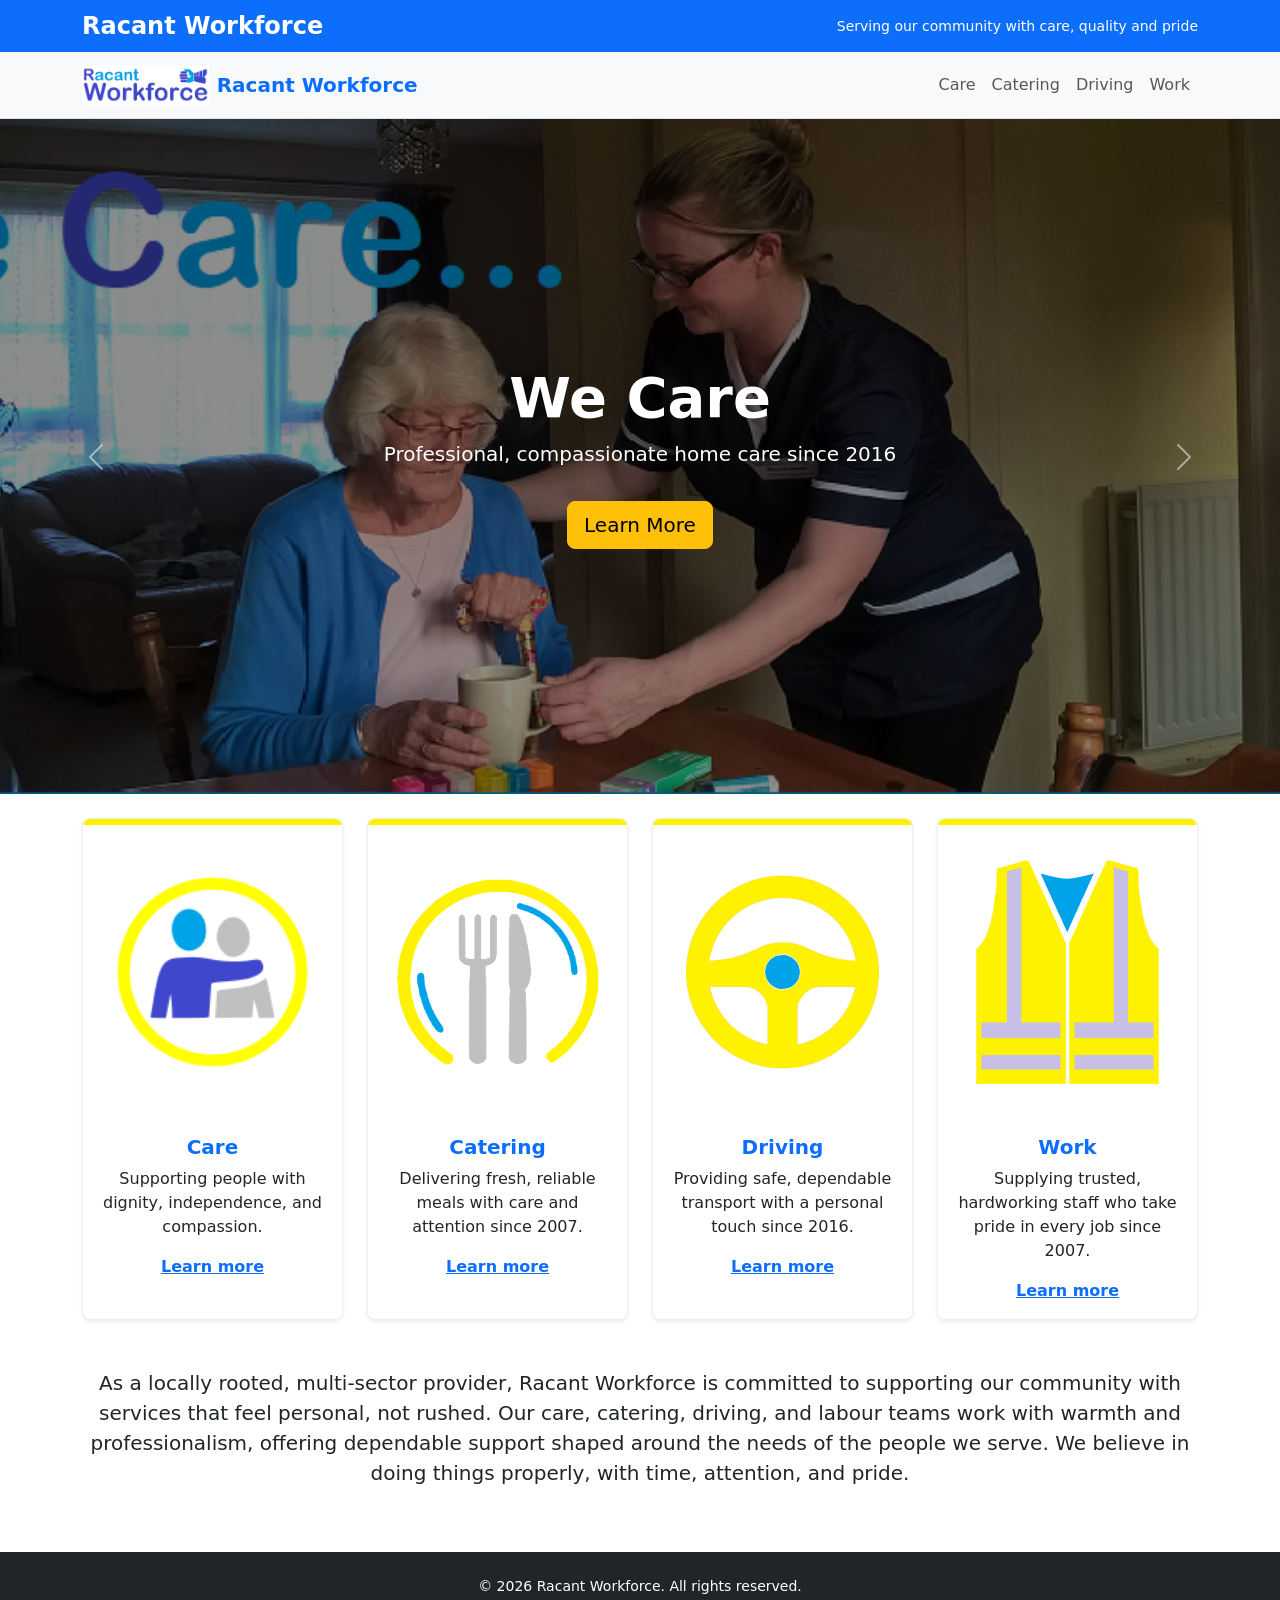
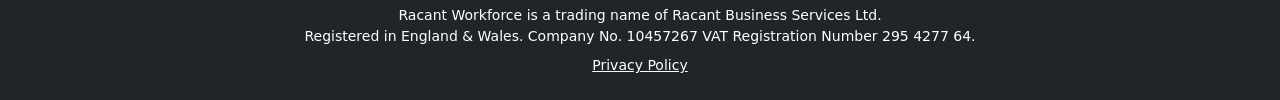
<file: app/index.html>
<!DOCTYPE html>
<!-- force full redeploy v2.0 -->
<html lang="en">
<head>
    <meta charset="UTF-8">
    <meta name="viewport" content="width=device-width, initial-scale=1.0">
    <title>Racant Workforce</title>
    <link rel="stylesheet" href="css/bootstrap.min.css">
    <link rel="stylesheet" href="css/site.css">
</head>

<body>

    <!-- Header -->
    <header class="bg-primary text-white py-2">
        <div class="container d-flex justify-content-between align-items-center">
            <div class="fw-bold fs-4">Racant Workforce</div>
            <div class="small">Serving our community with care, quality and pride</div>
        </div>
    </header>

<!-- Navigation -->
<nav class="navbar navbar-expand-lg navbar-light bg-light border-bottom">
    <div class="container">

        <a class="navbar-brand d-flex align-items-center" href="index.html">
            <img src="images/icons/Gauntlet-Logo.svg" 
                 alt="Racant Logo" 
                 style="height:40px;" 
                 class="me-2">
            <span class="fw-bold text-primary">Racant Workforce</span>
        </a>

        <button class="navbar-toggler" type="button" data-bs-toggle="collapse" data-bs-target="#mainNav">
            <span class="navbar-toggler-icon"></span>
        </button>

        <div class="collapse navbar-collapse" id="mainNav">
            <ul class="navbar-nav ms-auto mb-2 mb-lg-0">
                <li class="nav-item"><a class="nav-link" href="care/">Care</a></li>
                <li class="nav-item"><a class="nav-link" href="catering/">Catering</a></li>
                <li class="nav-item"><a class="nav-link" href="driving/">Driving</a></li>
                <li class="nav-item"><a class="nav-link" href="work/">Work</a></li>
            </ul>
        </div>

    </div>
</nav>

    <!-- Hero Carousel -->
    <div id="heroCarousel" class="carousel slide" data-bs-ride="carousel">
        <div class="carousel-inner">

            <!-- Slide 1 -->
            <div class="carousel-item active">
                <div class="carousel-image-wrapper">
                    <img src="images/Hero-We Care.png" class="d-block w-100" alt="We Care">
                    <div class="carousel-overlay"></div>
                </div>
                <div class="carousel-caption d-flex flex-column justify-content-center align-items-center">
                    <h1 class="display-4 fw-bold text-white">We Care</h1>
                    <p class="lead text-white">Professional, compassionate home care since 2016</p>
                    <a href="care/" class="btn btn-warning btn-lg mt-3">Learn More</a>
                </div>
            </div>

            <!-- Slide 2 -->
            <div class="carousel-item">
                <div class="carousel-image-wrapper">
                    <img src="images/Hero-We Cater.png" class="d-block w-100" alt="We Cater">
                    <div class="carousel-overlay"></div>
                </div>
                <div class="carousel-caption d-flex flex-column justify-content-center align-items-center">
                    <h1 class="display-4 fw-bold text-white">We Cater</h1>
                    <p class="lead text-white">Reliable, high-quality catering services since 2007</p>
                    <a href="catering/" class="btn btn-warning btn-lg mt-3">Learn More</a>
                </div>
            </div>

            <!-- Slide 3 -->
            <div class="carousel-item">
                <div class="carousel-image-wrapper">
                    <img src="images/Hero-We Drive.png" class="d-block w-100" alt="We Drive">
                    <div class="carousel-overlay"></div>
                </div>
                <div class="carousel-caption d-flex flex-column justify-content-center align-items-center">
                    <h1 class="display-4 fw-bold text-white">We Drive</h1>
                    <p class="lead text-white">Professional, dependable driving services since 2016</p>
                    <a href="driving/" class="btn btn-warning btn-lg mt-3">Learn More</a>
                </div>
            </div>

            <!-- Slide 4 -->
            <div class="carousel-item">
                <div class="carousel-image-wrapper">
                    <img src="images/Hero-We Work.png" class="d-block w-100" alt="We Work">
                    <div class="carousel-overlay"></div>
                </div>
                <div class="carousel-caption d-flex flex-column justify-content-center align-items-center">
                    <h1 class="display-4 fw-bold text-white">We Work</h1>
                    <p class="lead text-white">Trusted labour and staffing solutions since 2007</p>
                    <a href="work/" class="btn btn-warning btn-lg mt-3">Learn More</a>
                </div>
            </div>

        </div>

        <button class="carousel-control-prev" type="button" data-bs-target="#heroCarousel" data-bs-slide="prev">
            <span class="carousel-control-prev-icon"></span>
        </button>
        <button class="carousel-control-next" type="button" data-bs-target="#heroCarousel" data-bs-slide="next">
            <span class="carousel-control-next-icon"></span>
        </button>
    </div>

    <div class="my-4"></div>

    <!-- Sector Cards -->
    <div class="container">
        <div class="row g-4 text-center">

            <div class="col-12 col-md-3">
                <div class="card h-100 shadow-sm sector-card">
                    <div class="sector-top-border"></div>
                    <img src="images/icons/Care-Icon.png" class="card-img-top p-4" alt="Care Icon">
                    <div class="card-body">
                        <h5 class="card-title text-primary fw-bold">Care</h5>
                        <p class="card-text">Supporting people with dignity, independence, and compassion.</p>
                        <a href="care/" class="stretched-link text-primary fw-semibold">Learn more</a>
                    </div>
                </div>
            </div>

            <div class="col-12 col-md-3">
                <div class="card h-100 shadow-sm sector-card">
                    <div class="sector-top-border"></div>
                    <img src="images/icons/Cater-Icon.png" class="card-img-top p-4" alt="Catering Icon">
                    <div class="card-body">
                        <h5 class="card-title text-primary fw-bold">Catering</h5>
                        <p class="card-text">Delivering fresh, reliable meals with care and attention since 2007.</p>
                        <a href="catering/" class="stretched-link text-primary fw-semibold">Learn more</a>
                    </div>
                </div>
            </div>

            <div class="col-12 col-md-3">
                <div class="card h-100 shadow-sm sector-card">
                    <div class="sector-top-border"></div>
                    <img src="images/icons/Drive-Icon.png" class="card-img-top p-4" alt="Driving Icon">
                    <div class="card-body">
                        <h5 class="card-title text-primary fw-bold">Driving</h5>
                        <p class="card-text">Providing safe, dependable transport with a personal touch since 2016.</p>
                        <a href="driving/" class="stretched-link text-primary fw-semibold">Learn more</a>
                    </div>
                </div>
            </div>

            <div class="col-12 col-md-3">
                <div class="card h-100 shadow-sm sector-card">
                    <div class="sector-top-border"></div>
                    <img src="images/icons/Work-Icon.png" class="card-img-top p-4" alt="Work Icon">
                    <div class="card-body">
                        <h5 class="card-title text-primary fw-bold">Work</h5>
                        <p class="card-text">Supplying trusted, hardworking staff who take pride in every job since 2007.</p>
                        <a href="work/" class="stretched-link text-primary fw-semibold">Learn more</a>
                    </div>
                </div>
            </div>

        </div>
    </div>

    <!-- Introduction -->
    <div class="container my-5">
        <div class="row">
            <div class="col-12 text-center">
                <p class="lead">
                    As a locally rooted, multi-sector provider, Racant Workforce is committed to supporting our community with services that feel personal, not rushed. Our care, catering, driving, and labour teams work with warmth and professionalism, offering dependable support shaped around the needs of the people we serve. We believe in doing things properly, with time, attention, and pride.
                </p>
            </div>
        </div>
    </div>

    <!-- Footer -->
    <footer class="bg-dark text-white py-4 mt-5">
        <div class="container text-center small">
            <div>© 2026 Racant Workforce. All rights reserved.</div>
            <div class="mt-2">Racant Workforce is a trading name of Racant Business Services Ltd.</div>
            <div>Registered in England & Wales. Company No. 10457267 VAT Registration Number 295 4277 64.</div>
            <div class="mt-2"><a href="privacy/" class="text-white text-decoration-underline">Privacy Policy</a></div>
        </div>
    </footer>

    <script src="js/bootstrap.bundle.min.js"></script>
</body>

</html>
</file>
<file: app/css/site.css>
/* Homepage Carousel */
.carousel-image-wrapper {
    position: relative;
    height: 75vh;
    overflow: hidden;
}

.carousel-image-wrapper img {
    object-fit: cover;
    height: 100%;
    width: 100%;
}

.carousel-overlay {
    position: absolute;
    top: 0;
    left: 0;
    width: 100%;
    height: 100%;
    background: rgba(0,0,0,0.45);
}

.carousel-caption {
    bottom: 0;
    top: 0;
}

/* Sector Cards */
.sector-card {
    border: 1px solid #eee;
    border-radius: 8px;
    overflow: hidden;
}

.sector-top-border {
    height: 6px;
    background-color: #FFF200; /* Racant yellow */
}

/* Sector Page Hero Section */
.hero-section {
    position: relative;
    width: 100%;
    height: 60vh;
    overflow: hidden;
}

.hero-image {
    width: 100%;
    height: 100%;
    object-fit: cover;
    object-position: center;
    display: block;
}

.hero-overlay {
    position: absolute;
    top: 0;
    left: 0;
    width: 100%;
    height: 100%;
    background: rgba(0, 0, 0, 0.4);
}

.hero-text {
    position: absolute;
    top: 50%;
    left: 50%;
    transform: translate(-50%, -50%);
    text-align: center;
}
</file>
